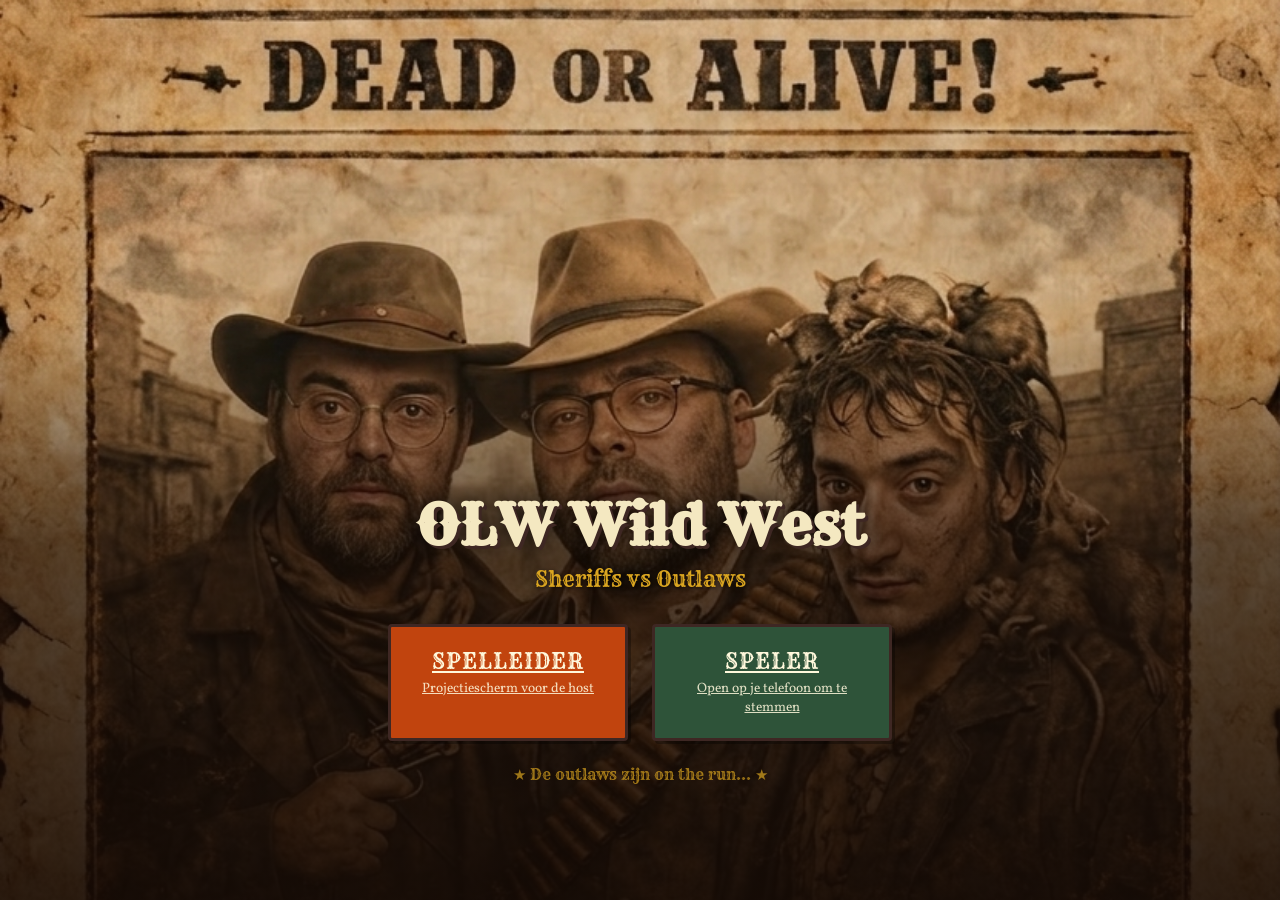
<file: index.html>
<!DOCTYPE html>
<html lang="nl">
<head>
  <meta charset="UTF-8">
  <meta name="viewport" content="width=device-width, initial-scale=1.0">
  <title>OLW Wild West</title>
  <link rel="stylesheet" href="css/theme.css">
  <style>
    html, body {
      margin: 0;
      padding: 0;
      height: 100%;
    }
    body {
      min-height: 100vh;
      display: flex;
      flex-direction: column;
      position: relative;
      overflow-x: hidden;
    }
    .face-spacer {
      flex: 1 1 auto;
      min-height: 25vh;
      max-height: 50vh;
    }
    /* Full-screen photo background */
    .bg-photo {
      position: fixed;
      inset: 0;
      background: url('assets/images/landing_poster.png') center 20% / cover no-repeat;
      z-index: 0;
    }
    @media (min-aspect-ratio: 4/3) {
      .bg-photo {
        background-position: center 30%;
      }
    }
    /* Gradient: transparent at top (faces), dark at bottom (text) */
    .bg-photo::after {
      content: '';
      position: absolute;
      inset: 0;
      background: linear-gradient(
        to bottom,
        rgba(0,0,0,0.05) 0%,
        rgba(0,0,0,0.10) 35%,
        rgba(20,10,5,0.65) 60%,
        rgba(20,10,5,0.88) 100%
      );
    }
    .landing {
      position: relative;
      z-index: 1;
      text-align: center;
      padding: 2.5rem 2rem 3rem;
    }
    .landing h1 {
      font-size: 3.5rem;
      color: #F4E8C1;
      text-shadow: 3px 3px 0 #3E2723, 0 0 20px rgba(0,0,0,0.8);
      margin-bottom: 0.4rem;
    }
    .landing .subtitle {
      font-family: 'Rye', cursive;
      font-size: 1.3rem;
      color: #DAA520;
      margin-bottom: 2rem;
      text-shadow: 1px 1px 4px rgba(0,0,0,0.8);
    }
    .role-buttons {
      display: flex;
      flex-direction: row;
      gap: 1.5rem;
      justify-content: center;
      flex-wrap: wrap;
    }
    .role-btn {
      width: 240px;
      padding: 1.3rem 1.5rem;
      font-size: 1.3rem;
    }
    .role-btn .role-desc {
      display: block;
      font-family: 'Vollkorn', serif;
      font-size: 0.85rem;
      text-transform: none;
      letter-spacing: 0;
      margin-top: 0.3rem;
      opacity: 0.85;
    }
    .outlaw-text {
      font-family: 'Rye', cursive;
      font-size: 0.95rem;
      color: #DAA520;
      margin-top: 1.5rem;
      opacity: 0.7;
    }
    @media (max-width: 480px) {
      .face-spacer { min-height: 30vh; max-height: 45vh; }
      .landing { padding: 1.2rem 1.5rem 1.5rem; }
      .landing h1 { font-size: 2.2rem; margin-bottom: 0.2rem; }
      .landing .subtitle { font-size: 1.1rem; margin-bottom: 1rem; }
      .role-buttons { flex-direction: column; align-items: center; gap: 0.8rem; }
      .role-btn { width: 260px; padding: 0.9rem 1.5rem; font-size: 1.2rem; }
      .outlaw-text { margin-top: 0.8rem; font-size: 0.85rem; }
    }
  </style>
</head>
<body>
  <div class="bg-photo"></div>
  <div class="face-spacer"></div>
  <div class="landing">
    <h1>OLW Wild West</h1>
    <p class="subtitle">Sheriffs vs Outlaws</p>

    <div class="role-buttons">
      <a href="host.html" class="btn btn-rust role-btn">
        Spelleider
        <span class="role-desc">Projectiescherm voor de host</span>
      </a>
      <a href="player.html" class="btn btn-green role-btn">
        Speler
        <span class="role-desc">Open op je telefoon om te stemmen</span>
      </a>
    </div>

    <p class="outlaw-text">★ De outlaws zijn on the run... ★</p>
  </div>
</body>
</html>
</file>
<file: css/theme.css>
/* === OLW Wild West — Western Theme === */
@import url('https://fonts.googleapis.com/css2?family=Rye&family=Vollkorn:wght@400;600;700&display=swap');

:root {
  --sand: #F4E8C1;
  --leather: #8B4513;
  --rust: #C1440E;
  --dark-wood: #3E2723;
  --gold: #DAA520;
  --cream: #FFF8DC;
  --saloon-green: #2E5339;
  --sky-blue: #87CEEB;
  --parchment: #f5e6c8;
  --blood-red: #8B0000;

  /* Team colors */
  --team1: #C1440E;
  --team2: #2E5339;
  --team3: #4A6FA5;
  --team4: #DAA520;
  --team5: #7B2D8E;
  --team6: #1A5276;
}

* {
  margin: 0;
  padding: 0;
  box-sizing: border-box;
}

body {
  font-family: 'Vollkorn', Georgia, serif;
  background-color: var(--sand);
  color: var(--dark-wood);
  overflow-x: hidden;
}

h1, h2, h3, h4 {
  font-family: 'Rye', cursive;
  color: var(--leather);
  text-shadow: 2px 2px 0 rgba(0,0,0,0.15);
}

/* Parchment card */
.card {
  background: var(--cream);
  border: 3px solid var(--leather);
  border-radius: 4px;
  padding: 1.5rem;
  box-shadow: 4px 4px 0 rgba(0,0,0,0.2);
  position: relative;
}

/* Western button */
.btn {
  font-family: 'Rye', cursive;
  background: var(--leather);
  color: var(--cream);
  border: 3px solid var(--dark-wood);
  padding: 0.75rem 2rem;
  font-size: 1.1rem;
  cursor: pointer;
  border-radius: 4px;
  box-shadow: 3px 3px 0 rgba(0,0,0,0.3);
  transition: all 0.15s;
  text-transform: uppercase;
  letter-spacing: 1px;
}

.btn:hover {
  transform: translate(-2px, -2px);
  box-shadow: 5px 5px 0 rgba(0,0,0,0.3);
}

.btn:active {
  transform: translate(1px, 1px);
  box-shadow: 1px 1px 0 rgba(0,0,0,0.3);
}

.btn-rust {
  background: var(--rust);
}

.btn-gold {
  background: var(--gold);
  color: var(--dark-wood);
}

.btn-green {
  background: var(--saloon-green);
}

.btn-large {
  font-size: 1.5rem;
  padding: 1rem 3rem;
}

.btn-block {
  display: block;
  width: 100%;
}

/* Wanted poster */
.wanted-poster {
  background: var(--parchment);
  border: 6px double var(--dark-wood);
  padding: 2rem;
  text-align: center;
  position: relative;
  box-shadow: 8px 8px 0 rgba(0,0,0,0.25);
}

.wanted-poster::before {
  content: '★ WANTED ★';
  display: block;
  font-family: 'Rye', cursive;
  font-size: 2rem;
  color: var(--blood-red);
  margin-bottom: 1rem;
  letter-spacing: 4px;
}

/* Sheriff badge */
.badge {
  display: inline-flex;
  align-items: center;
  justify-content: center;
  width: 40px;
  height: 40px;
  background: var(--gold);
  clip-path: polygon(50% 0%, 61% 35%, 98% 35%, 68% 57%, 79% 91%, 50% 70%, 21% 91%, 32% 57%, 2% 35%, 39% 35%);
  font-family: 'Rye', cursive;
  font-size: 0.8rem;
  color: var(--dark-wood);
}

/* Score display */
.score {
  font-family: 'Rye', cursive;
  font-size: 2rem;
  color: var(--gold);
  text-shadow: 2px 2px 0 var(--dark-wood);
}

/* Team color classes */
.team-color-1 { background-color: var(--team1); color: white; }
.team-color-2 { background-color: var(--team2); color: white; }
.team-color-3 { background-color: var(--team3); color: white; }
.team-color-4 { background-color: var(--team4); color: var(--dark-wood); }
.team-color-5 { background-color: var(--team5); color: white; }
.team-color-6 { background-color: var(--team6); color: white; }

/* Fade transitions */
.phase-container {
  display: none;
  animation: fadeIn 0.4s ease;
}

.phase-container.active {
  display: block;
}

@keyframes fadeIn {
  from { opacity: 0; transform: translateY(20px); }
  to { opacity: 1; transform: translateY(0); }
}

@keyframes slideIn {
  from { opacity: 0; transform: translateX(-50px); }
  to { opacity: 1; transform: translateX(0); }
}

@keyframes popIn {
  0% { transform: scale(0); opacity: 0; }
  70% { transform: scale(1.1); }
  100% { transform: scale(1); opacity: 1; }
}

@keyframes scoreCount {
  0% { transform: scale(1); }
  50% { transform: scale(1.3); color: var(--gold); }
  100% { transform: scale(1); }
}

/* Saloon doors animation */
.saloon-doors {
  position: fixed;
  top: 0; left: 0; right: 0; bottom: 0;
  pointer-events: none;
  z-index: 100;
  perspective: 800px;
}

.saloon-door-left, .saloon-door-right {
  position: absolute;
  top: 0;
  width: 50%;
  height: 100%;
  background: var(--leather);
  border: 8px solid var(--dark-wood);
  transition: transform 1s cubic-bezier(0.68, -0.55, 0.265, 1.55);
}

.saloon-door-left {
  left: 0;
  transform-origin: left center;
}

.saloon-door-right {
  right: 0;
  transform-origin: right center;
}

.saloon-doors.open .saloon-door-left {
  transform: rotateY(90deg);
}

.saloon-doors.open .saloon-door-right {
  transform: rotateY(-90deg);
}

/* Scrollbar */
::-webkit-scrollbar { width: 10px; }
::-webkit-scrollbar-track { background: var(--sand); }
::-webkit-scrollbar-thumb { background: var(--leather); border-radius: 4px; }

/* Utility */
.text-center { text-align: center; }
.mt-1 { margin-top: 0.5rem; }
.mt-2 { margin-top: 1rem; }
.mt-3 { margin-top: 1.5rem; }
.mb-2 { margin-bottom: 1rem; }
.hidden { display: none !important; }
</file>
